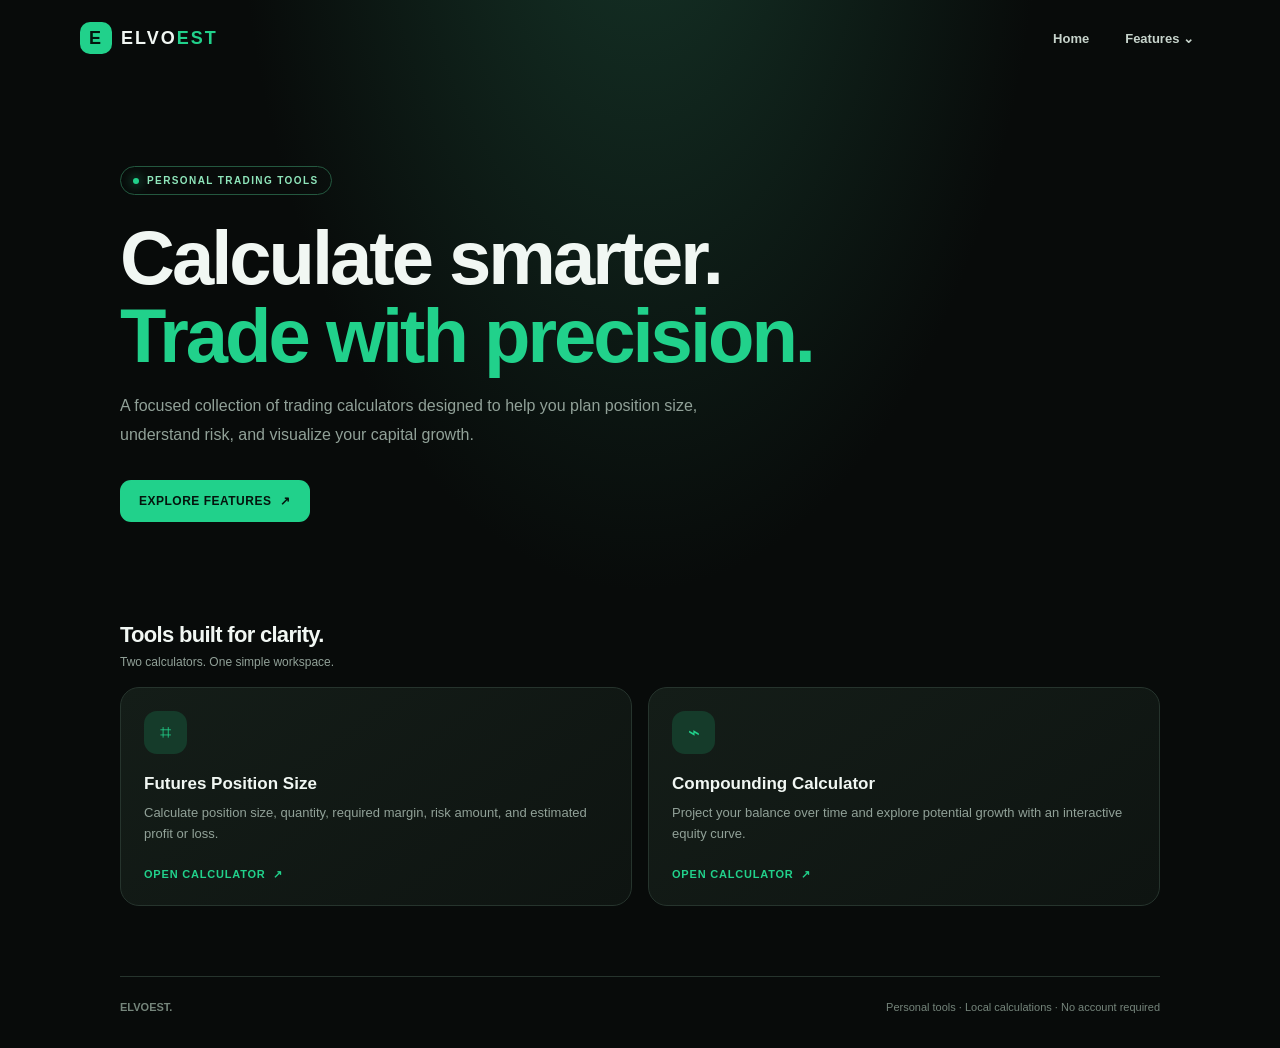
<file: index.html>
<!doctype html>
<html lang="en"><head><meta charset="utf-8"><meta name="viewport" content="width=device-width,initial-scale=1,maximum-scale=1,user-scalable=no,viewport-fit=cover"><meta name="theme-color" content="#080b0a"><meta name="apple-mobile-web-app-capable" content="yes"><meta name="apple-mobile-web-app-title" content="ELVOEST"><meta name="description" content="ELVOEST personal trading calculators."><link rel="manifest" href="./manifest.webmanifest"><link rel="apple-touch-icon" href="./icons/icon-192.png"><link rel="stylesheet" href="./assets/css/main.css"><title>ELVOEST — Personal Trading Tools</title></head>
<body><nav class="site-nav">
  <a class="nav-brand" href="/"><span class="nav-mark">E</span><span class="word">ELVO<span>EST</span></span></a>
  <div class="nav-links">
    <a href="/">Home</a>
    <div class="nav-dropdown"><button type="button" aria-expanded="false">Features&nbsp;⌄</button>
      <div class="dropdown-menu"><a href="/calculators/futures/">Futures Position Size</a><a href="/calculators/compounding/">Compounding Calculator</a></div>
    </div>
  </div>
</nav><main class="container">
<section class="hero"><div class="eyebrow"><span class="dot"></span> PERSONAL TRADING TOOLS</div><h1>Calculate smarter.<br><em>Trade with precision.</em></h1><p class="lead">A focused collection of trading calculators designed to help you plan position size, understand risk, and visualize your capital growth.</p><a class="btn" href="#features">EXPLORE FEATURES <span>↗</span></a></section>
<section id="features"><div class="section-title"><div><h2>Tools built for clarity.</h2><p style="margin-top:7px">Two calculators. One simple workspace.</p></div></div>
<div class="tools">
<a class="tool-card" href="./calculators/futures/"><div class="tool-icon">⌗</div><h3>Futures Position Size</h3><p>Calculate position size, quantity, required margin, risk amount, and estimated profit or loss.</p><span class="open-link">OPEN CALCULATOR&nbsp; ↗</span></a>
<a class="tool-card" href="./calculators/compounding/"><div class="tool-icon">⌁</div><h3>Compounding Calculator</h3><p>Project your balance over time and explore potential growth with an interactive equity curve.</p><span class="open-link">OPEN CALCULATOR&nbsp; ↗</span></a>
</div></section>
<footer class="footer"><strong>ELVOEST.</strong><span>Personal tools · Local calculations · No account required</span></footer>
</main><script src="./assets/js/site.js"></script><script>if("serviceWorker" in navigator)window.addEventListener("load",()=>navigator.serviceWorker.register("./sw.js",{scope:"./"}));</script></body></html>
</file>
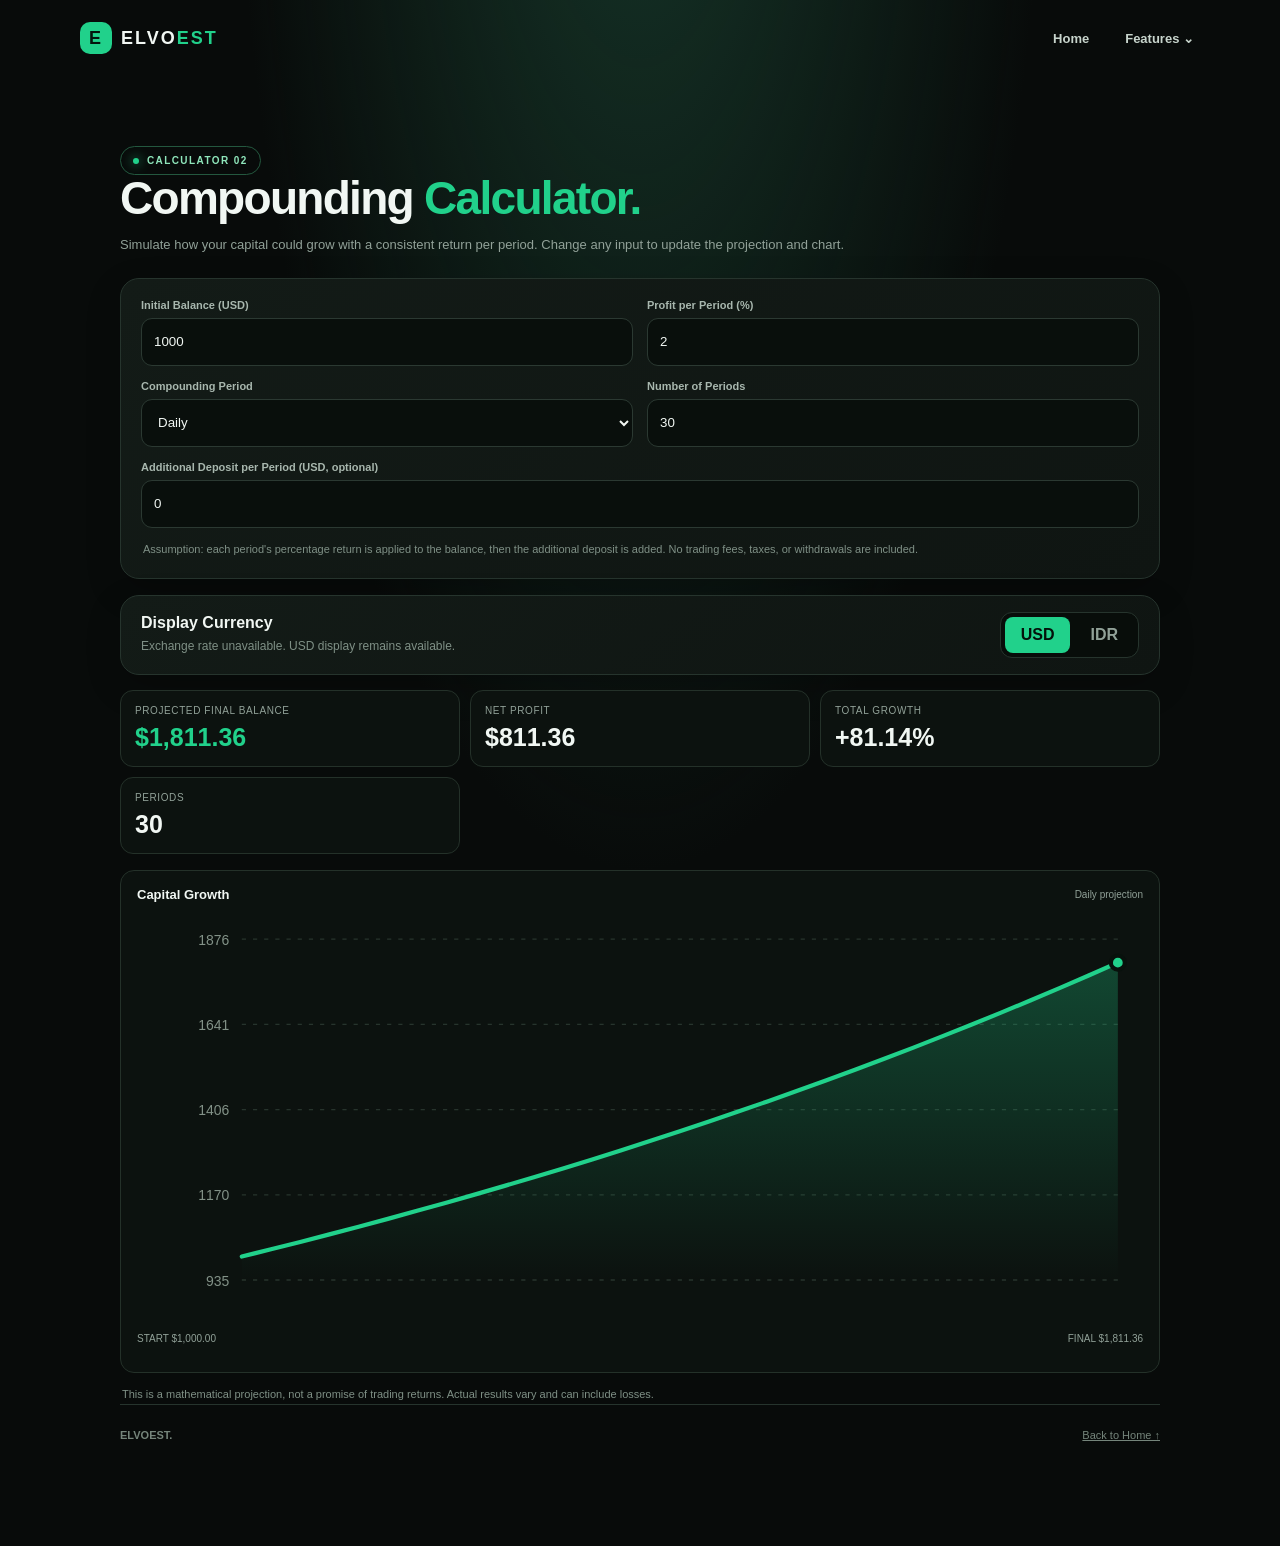
<file: calculators/compounding/index.html>
<!doctype html>
<html lang="en"><head><meta charset="utf-8"><meta name="viewport" content="width=device-width,initial-scale=1,maximum-scale=1,user-scalable=no,viewport-fit=cover"><meta name="theme-color" content="#080b0a"><meta name="apple-mobile-web-app-capable" content="yes"><meta name="apple-mobile-web-app-title" content="ELVOEST"><link rel="manifest" href="../../manifest.webmanifest"><link rel="apple-touch-icon" href="../../icons/icon-192.png"><link rel="stylesheet" href="../../assets/css/main.css"><title>Compounding Calculator — ELVOEST</title></head>
<body><nav class="site-nav">
  <a class="nav-brand" href="../../"><span class="nav-mark">E</span><span class="word">ELVO<span>EST</span></span></a>
  <div class="nav-links">
    <a href="../../">Home</a>
    <div class="nav-dropdown"><button type="button" aria-expanded="false">Features&nbsp;⌄</button>
      <div class="dropdown-menu"><a href="../futures/">Futures Position Size</a><a href="./">Compounding Calculator</a></div>
    </div>
  </div>
</nav><main class="container calculator"><header class="page-heading"><div class="eyebrow"><span class="dot"></span> CALCULATOR 02</div><h1>Compounding <em style="color:var(--green)">Calculator.</em></h1><p>Simulate how your capital could grow with a consistent return per period. Change any input to update the projection and chart.</p></header>
<section class="panel"><div class="fields">
<div class="field"><label for="initial">Initial Balance (USD)</label><input id="initial" type="number" min="0.01" step="any" value="1000"></div>
<div class="field"><label for="rate">Profit per Period (%)</label><input id="rate" type="number" min="-99.99" step="any" value="2"></div>
<div class="field"><label for="period">Compounding Period</label><select id="period"><option value="Daily">Daily</option><option value="Weekly">Weekly</option><option value="Monthly">Monthly</option></select></div>
<div class="field"><label for="count">Number of Periods</label><input id="count" type="number" min="1" max="1000" step="1" value="30"></div>
<div class="field full"><label for="deposit">Additional Deposit per Period (USD, optional)</label><input id="deposit" type="number" min="0" step="any" value="0"></div>
</div><p class="note">Assumption: each period's percentage return is applied to the balance, then the additional deposit is added. No trading fees, taxes, or withdrawals are included.</p></section>
<section class="panel currency-panel"><div class="currency-head"><div><strong>Display Currency</strong><p class="note" id="fx-status">Loading latest USD/IDR rate…</p></div><div class="currency-toggle" role="group" aria-label="Display currency"><button type="button" class="currency-btn active" data-currency="USD" aria-pressed="true">USD</button><button type="button" class="currency-btn" data-currency="IDR" aria-pressed="false">IDR</button></div></div></section>
<div class="stats">
<div class="stat"><small>PROJECTED FINAL BALANCE</small><strong class="green" id="final">—</strong></div>
<div class="stat"><small>NET PROFIT</small><strong id="profit">—</strong></div>
<div class="stat"><small>TOTAL GROWTH</small><strong id="growth">—</strong></div>
<div class="stat"><small>PERIODS</small><strong id="periods">—</strong></div>
</div>
<section class="chart-wrap"><div class="chart-head"><strong>Capital Growth</strong><span id="chart-period">Daily projection</span></div><svg id="chart" viewBox="0 0 720 300" role="img" aria-label="Projected balance growth chart"><text x="360" y="150" text-anchor="middle" class="chart-label">Enter valid values to view chart</text></svg><div class="chart-head"><span id="start-label">START —</span><span id="end-label">FINAL —</span></div></section>
<p class="note">This is a mathematical projection, not a promise of trading returns. Actual results vary and can include losses.</p>
<footer class="footer"><strong>ELVOEST.</strong><a href="../../">Back to Home ↑</a></footer></main><script src="../../assets/js/compounding.js"></script><script src="../../assets/js/site.js"></script><script>if("serviceWorker" in navigator)window.addEventListener("load",()=>navigator.serviceWorker.register("../../sw.js",{scope:"../../"}));</script></body></html>
</file>
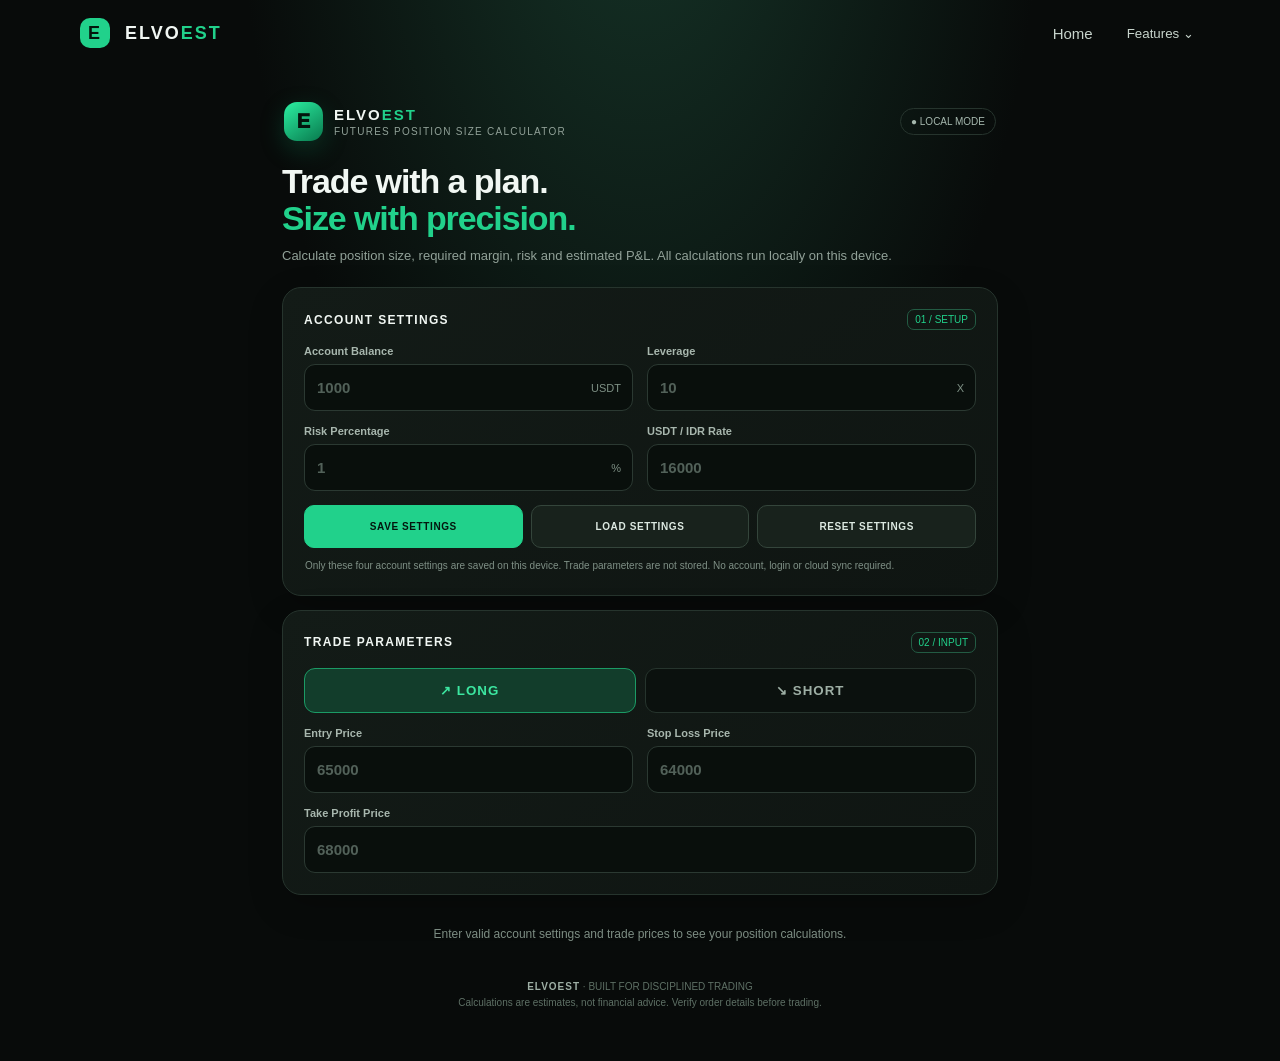
<file: calculators/futures/index.html>
<!doctype html>
<html lang="en">
<head>
  <meta charset="utf-8">
  <meta name="viewport" content="width=device-width, initial-scale=1, maximum-scale=1, user-scalable=no, viewport-fit=cover">
  <meta name="theme-color" content="#090d0c">
  <meta name="apple-mobile-web-app-capable" content="yes">
  <meta name="apple-mobile-web-app-status-bar-style" content="black-translucent">
  <meta name="apple-mobile-web-app-title" content="ELVOEST">
  <meta name="description" content="Local futures position size, margin, risk and P&L calculator.">
  <link rel="manifest" href="../../manifest.webmanifest">
  <link rel="apple-touch-icon" href="../../icons/icon-192.png">
  <link rel="icon" href="../../icons/icon-192.png">
  <title>Futures Position Size — ELVOEST</title>
  <style>
    :root{color-scheme:dark;--bg:#080b0a;--panel:#111715;--panel2:#151d19;--line:#26342d;--muted:#91a198;--text:#f1f7f3;--green:#21d18b;--green2:#123e2d;--red:#ff6573;--amber:#f5c56b;--radius:19px}
    *{box-sizing:border-box}
    html,body{scrollbar-width:none;-ms-overflow-style:none;touch-action:pan-y}
    html::-webkit-scrollbar,body::-webkit-scrollbar{display:none;width:0;height:0}
html{background:var(--bg);scroll-behavior:smooth}body{margin:0;background:radial-gradient(ellipse at 50% -20%,#163629 0,transparent 45%),var(--bg);color:var(--text);font-family:Inter,-apple-system,BlinkMacSystemFont,"Segoe UI",sans-serif;font-size:15px;min-height:100vh;padding:0 0 env(safe-area-inset-bottom)}
    .wrap{width:min(100%,760px);margin:0 auto;padding:22px 16px 42px}.top{display:flex;justify-content:space-between;align-items:center;margin:4px 2px 22px}.brand{display:flex;align-items:center;gap:11px}.logo{width:39px;height:39px;border-radius:13px;background:linear-gradient(145deg,#2cf0a2,#08794d);display:grid;place-items:center;color:#03150d;font-weight:950;font-size:20px;box-shadow:0 8px 24px #0d9d6340}.brandname{font-weight:850;letter-spacing:2px;font-size:15px}.brandname span{color:var(--green)}.subbrand{font-size:10px;color:var(--muted);letter-spacing:1.25px;margin-top:3px}.local{font-size:10px;color:#a5b7ad;border:1px solid var(--line);padding:7px 10px;border-radius:99px;white-space:nowrap}
    h1{font-size:clamp(24px,6vw,34px);line-height:1.1;letter-spacing:-1.1px;margin:0 0 8px;font-weight:850}.intro{color:var(--muted);font-size:13px;line-height:1.5;margin:0 0 22px}.section{background:linear-gradient(145deg,#131b17,#0f1512);border:1px solid var(--line);border-radius:var(--radius);padding:17px;margin:0 0 14px;box-shadow:0 12px 35px #0003}.section-head{display:flex;justify-content:space-between;align-items:center;margin-bottom:15px}.section-title{font-size:12px;font-weight:800;letter-spacing:1.35px;text-transform:uppercase}.step{font-size:10px;color:var(--green);border:1px solid #235b43;padding:4px 7px;border-radius:7px}
    .grid{display:grid;grid-template-columns:repeat(2,minmax(0,1fr));gap:12px}.field{min-width:0}.field.full{grid-column:1/-1}label{display:block;color:#a8b7ae;font-size:11px;font-weight:650;margin:0 0 7px}.input-wrap{position:relative}input{width:100%;height:47px;border-radius:11px;border:1px solid #2b3932;background:#090f0c;color:var(--text);font:600 15px -apple-system,BlinkMacSystemFont,"Segoe UI",sans-serif;padding:0 12px;outline:none;min-width:0}input:focus{border-color:var(--green);box-shadow:0 0 0 3px #21d18b19}input::placeholder{color:#526159}.suffix{position:absolute;right:12px;top:50%;transform:translateY(-50%);color:#7e9085;font-size:11px;pointer-events:none}.has-suffix{padding-right:48px}
    .actions{display:grid;grid-template-columns:1fr 1fr 1fr;gap:8px;margin-top:14px}.btn{min-height:43px;border-radius:10px;border:1px solid #34453b;background:#18221c;color:#dce9e1;font-size:10px;font-weight:850;letter-spacing:.6px;padding:9px 5px;cursor:pointer}.btn.primary{background:var(--green);border-color:var(--green);color:#03170e}.btn:active{transform:scale(.985)}.note{color:#7f9086;font-size:10px;line-height:1.45;margin:11px 1px 0}
    .direction{display:grid;grid-template-columns:1fr 1fr;gap:9px;margin-bottom:14px}.dir{height:45px;border-radius:11px;border:1px solid var(--line);background:#0b110e;color:#9eafa5;font-weight:850;letter-spacing:1px;cursor:pointer}.dir.active.long{background:#123d2b;border-color:#1b9b65;color:#3ce6a0}.dir.active.short{background:#421b22;border-color:#b63e50;color:#ff8994}
    .error,.warning{display:none;border-radius:11px;padding:11px 12px;font-size:12px;line-height:1.45;margin-top:13px}.error{background:#3b171d;border:1px solid #7e2e3b;color:#ff9aa4}.warning{background:#392c16;border:1px solid #735724;color:#ffd78a}
    .results{display:none}.hero-result{background:linear-gradient(130deg,#103b2a,#10251b);border:1px solid #236c4a;border-radius:17px;padding:17px;margin-bottom:12px}.hero-label{color:#9bcbb2;font-size:10px;font-weight:800;letter-spacing:1.2px}.hero-value{font-size:clamp(29px,8vw,39px);font-weight:900;letter-spacing:-1.2px;margin:5px 0 2px;overflow-wrap:anywhere}.hero-sub{font-size:11px;color:#a8c5b4}.result-grid{display:grid;grid-template-columns:repeat(2,minmax(0,1fr));gap:9px}.metric{background:#0c120f;border:1px solid #243129;border-radius:13px;padding:12px;min-width:0}.metric-label{font-size:10px;color:#8fa197;line-height:1.35;min-height:27px}.metric-value{font-size:clamp(16px,4.2vw,21px);font-weight:800;letter-spacing:-.4px;margin-top:5px;overflow-wrap:anywhere}.metric-sub{font-size:10px;color:#7e9085;margin-top:4px}.metric.profit .metric-value{color:var(--green)}.metric.loss .metric-value{color:#ff7884}.metric.wide{grid-column:1/-1}.subhead{font-size:10px;color:#90a398;font-weight:850;letter-spacing:1.25px;margin:17px 0 9px}.warn-text{color:var(--amber)!important}.invalid-hint{color:#7d8d83;font-size:12px;text-align:center;padding:18px 8px}
    .footer{text-align:center;color:#5e7065;font-size:10px;line-height:1.6;margin:20px 8px 0}.footer strong{color:#9eafa5;letter-spacing:1px}.toast{position:fixed;left:50%;bottom:calc(20px + env(safe-area-inset-bottom));transform:translate(-50%,20px);opacity:0;pointer-events:none;background:#e6fff1;color:#062013;padding:11px 16px;border-radius:10px;font-size:12px;font-weight:750;box-shadow:0 10px 30px #0008;transition:.2s;z-index:5;white-space:nowrap}.toast.show{opacity:1;transform:translate(-50%,0)}
    @media(min-width:600px){.wrap{padding:32px 22px 50px}.section{padding:21px}.grid{gap:14px}.result-grid{grid-template-columns:repeat(3,minmax(0,1fr))}.metric.wide{grid-column:auto}}
    @media(max-width:360px){.wrap{padding-left:12px;padding-right:12px}.section{padding:14px}.actions{gap:5px}.btn{font-size:9px}.grid{gap:9px}}
  
    .site-nav{width:min(1120px,100% - 32px);margin:0 auto;padding:18px 0;display:flex;align-items:center;justify-content:space-between;position:relative;z-index:10}
    .nav-brand{font-weight:900;letter-spacing:2px;color:#f1f7f3;text-decoration:none;font-size:18px}.nav-brand span:last-child{color:var(--green)}.nav-mark{display:inline-grid;place-items:center;width:30px;height:30px;border-radius:10px;background:var(--green);color:#04150d;margin-right:8px}
    .nav-links{display:flex;align-items:center;gap:28px}.nav-links a,.nav-dropdown>button{color:#c7d4cc;text-decoration:none;background:none;border:0;font:600 13px inherit;cursor:pointer}
    .nav-dropdown{position:relative}.dropdown-menu{display:none;position:absolute;right:0;top:30px;min-width:220px;padding:8px;background:#121a15;border:1px solid #293a30;border-radius:12px;box-shadow:0 16px 40px #0009}.nav-dropdown:hover .dropdown-menu,.nav-dropdown:focus-within .dropdown-menu{display:grid}.dropdown-menu a{padding:11px;border-radius:8px}.dropdown-menu a:hover{background:#1b2a21}
    .mobile-menu{display:none;background:#111a15;color:#eaf4ed;border:1px solid #293a30;border-radius:10px;padding:9px 12px}
    @media(max-width:600px){.site-nav{padding:14px 0}.nav-links{gap:14px}.nav-links>a{display:none}.nav-dropdown>button{font-size:12px}.mobile-menu{display:none}}
    </style>
</head>
<body>
<nav class="site-nav">
  <a class="nav-brand" href="../../"><span class="nav-mark">E</span> ELVO<span>EST</span></a>
  <div class="nav-links"><a href="../../">Home</a><div class="nav-dropdown"><button type="button" aria-expanded="false">Features <span>⌄</span></button><div class="dropdown-menu"><a href="../futures/">Futures Position Size</a><a href="../compounding/">Compounding Calculator</a></div></div></div>
  <button class="mobile-menu" aria-label="Open navigation" type="button">☰</button>
</nav>
<main class="wrap">
  <header class="top">
    <div class="brand"><div class="logo">E</div><div><div class="brandname">ELVO<span>EST</span></div><div class="subbrand">FUTURES POSITION SIZE CALCULATOR</div></div></div>
    <div class="local">● LOCAL MODE</div>
  </header>
  <h1>Trade with a plan.<br><span style="color:var(--green)">Size with precision.</span></h1>
  <p class="intro">Calculate position size, required margin, risk and estimated P&amp;L. All calculations run locally on this device.</p>

  <section class="section">
    <div class="section-head"><div class="section-title">Account Settings</div><div class="step">01 / SETUP</div></div>
    <div class="grid">
      <div class="field"><label for="balance">Account Balance</label><div class="input-wrap"><input id="balance" type="number" min="0" step="any" inputmode="decimal" placeholder="1000"><span class="suffix">USDT</span></div></div>
      <div class="field"><label for="leverage">Leverage</label><div class="input-wrap"><input id="leverage" class="has-suffix" type="number" min="0" step="any" inputmode="decimal" placeholder="10"><span class="suffix">X</span></div></div>
      <div class="field"><label for="risk">Risk Percentage</label><div class="input-wrap"><input id="risk" class="has-suffix" type="number" min="0" max="100" step="any" inputmode="decimal" placeholder="1"><span class="suffix">%</span></div></div>
      <div class="field"><label for="fx">USDT / IDR Rate</label><div class="input-wrap"><input id="fx" type="number" min="0" step="any" inputmode="decimal" placeholder="16000"></div></div>
    </div>
    <div class="actions"><button class="btn primary" id="save">SAVE SETTINGS</button><button class="btn" id="load">LOAD SETTINGS</button><button class="btn" id="reset">RESET SETTINGS</button></div>
    <p class="note">Only these four account settings are saved on this device. Trade parameters are not stored. No account, login or cloud sync required.</p>
  </section>

  <section class="section">
    <div class="section-head"><div class="section-title">Trade Parameters</div><div class="step">02 / INPUT</div></div>
    <div class="direction"><button class="dir active long" id="long" type="button" aria-pressed="true">↗ LONG</button><button class="dir" id="short" type="button" aria-pressed="false">↘ SHORT</button></div>
    <div class="grid">
      <div class="field"><label for="entry">Entry Price</label><input id="entry" type="number" min="0" step="any" inputmode="decimal" placeholder="65000"></div>
      <div class="field"><label for="sl">Stop Loss Price</label><input id="sl" type="number" min="0" step="any" inputmode="decimal" placeholder="64000"></div>
      <div class="field full"><label for="tp">Take Profit Price</label><input id="tp" type="number" min="0" step="any" inputmode="decimal" placeholder="68000"></div>
    </div>
    <div class="error" id="error" role="alert"></div>
    <div class="warning" id="warning" role="status"></div>
  </section>

  <section class="section results" id="results" aria-live="polite">
    <div class="section-head"><div class="section-title">Position Sizing</div><div class="step">03 / RESULTS</div></div>
    <div class="hero-result"><div class="hero-label">POSITION SIZE · NOTIONAL VALUE</div><div class="hero-value" id="position">—</div><div class="hero-sub" id="quantity">—</div></div>
    <div class="result-grid">
      <div class="metric"><div class="metric-label">Required Margin</div><div class="metric-value" id="margin">—</div><div class="metric-sub" id="marginIdr">—</div></div>
      <div class="metric"><div class="metric-label">Risk Amount</div><div class="metric-value" id="riskAmt">—</div><div class="metric-sub" id="riskIdr">—</div></div>
      <div class="metric"><div class="metric-label">Margin Utilization</div><div class="metric-value" id="util">—</div><div class="metric-sub">of account balance</div></div>
      <div class="metric"><div class="metric-label">Stop Loss Distance</div><div class="metric-value" id="slDist">—</div><div class="metric-sub">from entry price</div></div>
      <div class="metric"><div class="metric-label">Take Profit Distance</div><div class="metric-value" id="tpDist">—</div><div class="metric-sub">from entry price</div></div>
      <div class="metric"><div class="metric-label">Risk / Reward Ratio</div><div class="metric-value" id="rr">—</div><div class="metric-sub">potential reward : risk</div></div>
    </div>
    <div class="subhead">PROFIT &amp; LOSS ESTIMATION</div>
    <div class="result-grid">
      <div class="metric loss"><div class="metric-label">Potential Loss</div><div class="metric-value" id="loss">—</div><div class="metric-sub" id="lossIdr">—</div></div>
      <div class="metric profit"><div class="metric-label">Potential Profit</div><div class="metric-value" id="profit">—</div><div class="metric-sub" id="profitIdr">—</div></div>
      <div class="metric profit"><div class="metric-label">ROI on Required Margin</div><div class="metric-value" id="roi">—</div><div class="metric-sub">potential profit / margin</div></div>
    </div>
    <p class="note">Estimates use the supplied prices and position quantity. Trading fees and funding fees are intentionally excluded. Actual fills, slippage and exchange rules may change realized results.</p>
  </section>
  <div class="invalid-hint" id="hint">Enter valid account settings and trade prices to see your position calculations.</div>
  <footer class="footer"><strong>ELVOEST</strong> · BUILT FOR DISCIPLINED TRADING<br>Calculations are estimates, not financial advice. Verify order details before trading.</footer>
</main>
<div class="toast" id="toast"></div>
<script>
(() => {
  const $ = id => document.getElementById(id);
  const fields = ['balance','leverage','risk','fx','entry','sl','tp'];
  document.querySelector('.nav-dropdown > button')?.addEventListener('click', e => {
    const menu = document.querySelector('.dropdown-menu');
    const open = menu.style.display === 'grid';
    menu.style.display = open ? 'none' : 'grid';
    e.currentTarget.setAttribute('aria-expanded', String(!open));
  });
  let direction = 'LONG';
  const num = id => { const v = $(id).value.trim(); return v === '' ? NaN : Number(v); };
  const fmt = (v, digits=2) => Number(v).toLocaleString('en-US',{minimumFractionDigits:digits,maximumFractionDigits:digits});
  const money = v => `${fmt(v,2)} USDT`;
  const idr = v => `≈ Rp ${fmt(v,0)}`;
  const showToast = msg => { $('toast').textContent=msg; $('toast').classList.add('show'); setTimeout(()=>$('toast').classList.remove('show'),1800); };
  function setDirection(d){
    direction=d;
    $('long').className='dir'+(d==='LONG'?' active long':'');
    $('short').className='dir'+(d==='SHORT'?' active short':'');
    $('long').setAttribute('aria-pressed',String(d==='LONG'));
    $('short').setAttribute('aria-pressed',String(d==='SHORT'));
    calculate();
  }
  $('long').addEventListener('click',()=>setDirection('LONG'));
  $('short').addEventListener('click',()=>setDirection('SHORT'));
  function invalidate(message){
    $('results').style.display='none'; $('hint').style.display='block';
    $('error').textContent=message; $('error').style.display=message?'block':'none';
    $('warning').style.display='none';
  }
  function calculate(){
    const balance=num('balance'), leverage=num('leverage'), riskPct=num('risk'), fx=num('fx');
    const entry=num('entry'), sl=num('sl'), tp=num('tp');
    const missing = [balance,leverage,riskPct,fx,entry,sl,tp].some(v=>!Number.isFinite(v));
    if(missing){invalidate('');return;}
    if(balance<=0) return invalidate('Account Balance harus lebih besar dari 0.');
    if(leverage<=0) return invalidate('Leverage harus lebih besar dari 0.');
    if(riskPct<=0 || riskPct>100) return invalidate('Risk Percentage harus lebih besar dari 0% dan maksimal 100%.');
    if(fx<=0) return invalidate('USDT / IDR Rate harus lebih besar dari 0.');
    if(entry<=0) return invalidate('Entry Price harus lebih besar dari 0.');
    if(sl<=0 || tp<=0) return invalidate('Stop Loss dan Take Profit harus lebih besar dari 0.');
    if(direction==='LONG' && !(sl<entry && tp>entry)) return invalidate('Untuk LONG: Stop Loss harus di bawah Entry dan Take Profit harus di atas Entry.');
    if(direction==='SHORT' && !(sl>entry && tp<entry)) return invalidate('Untuk SHORT: Stop Loss harus di atas Entry dan Take Profit harus di bawah Entry.');

    const riskAmount=balance*riskPct/100;
    const slDistance=Math.abs(entry-sl)/entry;
    const tpDistance=Math.abs(tp-entry)/entry;
    const positionSize=riskAmount/slDistance;
    const quantity=positionSize/entry;
    const margin=positionSize/leverage;
    const marginUtil=margin/balance*100;
    const potentialLoss=quantity*Math.abs(entry-sl);
    const potentialProfit=quantity*Math.abs(tp-entry);
    const rr=tpDistance/slDistance;
    const roi=potentialProfit/margin*100;
    if(![riskAmount,slDistance,tpDistance,positionSize,quantity,margin,marginUtil,potentialLoss,potentialProfit,rr,roi].every(Number.isFinite)){
      return invalidate('Angka terlalu besar atau tidak dapat dihitung. Periksa kembali input.');
    }
    $('error').style.display='none';
    $('results').style.display='block'; $('hint').style.display='none';
    $('position').textContent=money(positionSize);
    $('quantity').textContent=`${fmt(quantity,8)} COIN / ASSET`;
    $('margin').textContent=money(margin); $('marginIdr').textContent=idr(margin*fx);
    $('riskAmt').textContent=money(riskAmount); $('riskIdr').textContent=idr(riskAmount*fx);
    $('util').textContent=`${fmt(marginUtil,2)}%`;
    $('slDist').textContent=`${fmt(slDistance*100,3)}%`;
    $('tpDist').textContent=`${fmt(tpDistance*100,3)}%`;
    $('rr').textContent=`1 : ${fmt(rr,2)}`;
    $('loss').textContent=`−${money(potentialLoss)}`; $('lossIdr').textContent=`−${idr(potentialLoss*fx)}`;
    $('profit').textContent=`+${money(potentialProfit)}`; $('profitIdr').textContent=`+${idr(potentialProfit*fx)}`;
    $('roi').textContent=`${fmt(roi,2)}%`;
    if(margin>balance){
      $('warning').textContent=`Required Margin (${money(margin)}) melebihi Account Balance (${money(balance)}). Posisi ini tidak dapat didukung oleh saldo tersebut pada leverage yang dimasukkan.`;
      $('warning').style.display='block';
    } else $('warning').style.display='none';
  }
  fields.forEach(id=>$(id).addEventListener('input',calculate));
  $('save').addEventListener('click',()=>{
    const data={balance:$('balance').value,leverage:$('leverage').value,risk:$('risk').value,fx:$('fx').value};
    if(!data.balance||!data.leverage||!data.risk||!data.fx||Number(data.balance)<=0||Number(data.leverage)<=0||Number(data.risk)<=0||Number(data.risk)>100||Number(data.fx)<=0){showToast('Isi 4 pengaturan akun dengan nilai valid.');return;}
    try{localStorage.setItem('elvoest.accountSettings.v1',JSON.stringify(data));showToast('Account settings saved on this device.');}catch(e){showToast('Penyimpanan lokal tidak tersedia.');}
  });
  $('load').addEventListener('click',()=>{
    try{const raw=localStorage.getItem('elvoest.accountSettings.v1');if(!raw){showToast('Belum ada settings tersimpan.');return;}
      const data=JSON.parse(raw);['balance','leverage','risk','fx'].forEach(k=>$(k).value=data[k]??'');calculate();showToast('Account settings loaded.');
    }catch(e){showToast('Settings tidak dapat dibaca.');}
  });
  $('reset').addEventListener('click',()=>{
    ['balance','leverage','risk','fx'].forEach(k=>$(k).value='');
    try{localStorage.removeItem('elvoest.accountSettings.v1');}catch(e){}
    calculate();showToast('Account settings reset.');
  });
  if('serviceWorker' in navigator && location.protocol!=='file:'){
    window.addEventListener('load',()=>navigator.serviceWorker.register('./sw.js').catch(()=>{}));
  }
  calculate();
})();
</script>
<script>if("serviceWorker" in navigator)window.addEventListener("load",()=>navigator.serviceWorker.register("../../sw.js",{scope:"../../"}));</script></body>
</html>
</file>
<file: assets/css/main.css>
:root{color-scheme:dark;--bg:#080b0a;--panel:#111715;--panel2:#151d19;--line:#26342d;--muted:#91a198;--text:#f1f7f3;--green:#21d18b;--red:#ff6573}
*{box-sizing:border-box}html{background:var(--bg);scroll-behavior:smooth;scrollbar-width:none}html::-webkit-scrollbar,body::-webkit-scrollbar{display:none;width:0;height:0}
body{margin:0;background:radial-gradient(ellipse at 50% -20%,#163629 0,transparent 45%),var(--bg);color:var(--text);font-family:Inter,-apple-system,BlinkMacSystemFont,"Segoe UI",sans-serif;min-height:100vh;touch-action:pan-y}
a{color:inherit}.site-nav{width:min(1120px,calc(100% - 36px));margin:auto;padding:22px 0;display:flex;align-items:center;justify-content:space-between;position:relative;z-index:5}
.nav-brand{display:flex;align-items:center;gap:9px;text-decoration:none;font-weight:900;letter-spacing:2px;font-size:18px}.nav-mark{width:32px;height:32px;display:grid;place-items:center;border-radius:10px;background:var(--green);color:#04150d}.nav-brand .word span{color:var(--green)}
.nav-links{display:flex;align-items:center;gap:30px}.nav-links>a,.nav-dropdown>button{color:#c7d4cc;text-decoration:none;font-size:13px;font-weight:650;background:none;border:0;cursor:pointer}.nav-links a:hover,.nav-dropdown>button:hover{color:var(--green)}
.nav-dropdown{position:relative}.dropdown-menu{display:none;position:absolute;right:0;top:32px;min-width:230px;padding:8px;background:#121a15;border:1px solid var(--line);border-radius:13px;box-shadow:0 18px 45px #0009}.nav-dropdown:hover .dropdown-menu,.nav-dropdown:focus-within .dropdown-menu{display:grid}.dropdown-menu a{padding:12px;text-decoration:none;border-radius:8px;font-size:13px;color:#dce8e0}.dropdown-menu a:hover{background:#1b2a21;color:var(--green)}
.container{width:min(1040px,calc(100% - 36px));margin:auto}.hero{padding:90px 0 75px;max-width:760px}.eyebrow{display:inline-flex;align-items:center;gap:8px;border:1px solid #24583f;color:#8fe6bb;border-radius:99px;padding:8px 12px;font-size:10px;font-weight:800;letter-spacing:1.4px}.dot{width:6px;height:6px;border-radius:50%;background:var(--green);box-shadow:0 0 12px var(--green)}
h1{font-size:clamp(42px,8vw,76px);line-height:1.02;letter-spacing:-3px;margin:24px 0 18px;font-weight:850}h1 em{font-style:normal;color:var(--green)}.lead{max-width:590px;color:var(--muted);font-size:16px;line-height:1.8;margin:0 0 30px}
.btn{display:inline-flex;align-items:center;justify-content:center;gap:9px;background:var(--green);color:#04150d;text-decoration:none;border:0;border-radius:11px;padding:14px 19px;font-size:12px;font-weight:850;letter-spacing:.5px}.btn.secondary{background:#121a15;color:#e2eee6;border:1px solid var(--line)}
.section-title{display:flex;align-items:end;justify-content:space-between;margin:25px 0 18px}.section-title h2{font-size:22px;letter-spacing:-.7px;margin:0}.section-title p{font-size:12px;color:var(--muted);margin:0}
.tools{display:grid;grid-template-columns:repeat(2,minmax(0,1fr));gap:16px;padding-bottom:70px}.tool-card{display:block;background:linear-gradient(145deg,#141d18,#0e1411);border:1px solid var(--line);border-radius:19px;padding:23px;text-decoration:none;transition:transform .2s,border-color .2s}.tool-card:hover{transform:translateY(-3px);border-color:#26734e}.tool-icon{width:43px;height:43px;display:grid;place-items:center;background:#153b2a;color:var(--green);border-radius:13px;font-size:20px}.tool-card h3{font-size:17px;margin:20px 0 8px}.tool-card p{font-size:13px;line-height:1.65;color:var(--muted);min-height:42px;margin:0 0 19px}.open-link{font-size:11px;font-weight:850;letter-spacing:.8px;color:var(--green)}
.footer{border-top:1px solid var(--line);padding:24px 0 35px;color:#75857b;font-size:11px;display:flex;justify-content:space-between;gap:12px}
.panel{background:linear-gradient(145deg,#131b17,#0f1512);border:1px solid var(--line);border-radius:19px;padding:20px;box-shadow:0 12px 35px #0003}.calculator{padding:35px 0 70px}.page-heading{margin:35px 0 22px}.page-heading h1{font-size:clamp(30px,6vw,46px);letter-spacing:-1.7px;margin:0 0 9px}.page-heading p{color:var(--muted);font-size:13px;line-height:1.6}
.fields{display:grid;grid-template-columns:repeat(2,minmax(0,1fr));gap:14px}.field label{display:block;color:#a8b7ae;font-size:11px;font-weight:650;margin:0 0 7px}.field input,.field select{width:100%;height:48px;border-radius:11px;border:1px solid #2b3932;background:#090f0c;color:var(--text);font:600 15px inherit;padding:0 12px;outline:none}.field input:focus,.field select:focus{border-color:var(--green);box-shadow:0 0 0 3px #21d18b19}.field.full{grid-column:1/-1}
.stats{display:grid;grid-template-columns:repeat(3,minmax(0,1fr));gap:10px;margin-top:15px}.stat{background:#0c120f;border:1px solid #243129;border-radius:13px;padding:14px;min-width:0}.stat small{display:block;color:var(--muted);font-size:10px;letter-spacing:.6px}.stat strong{display:block;font-size:clamp(18px,4vw,25px);margin-top:7px;overflow-wrap:anywhere}.green{color:var(--green)}
.chart-wrap{margin-top:16px;background:#0c120f;border:1px solid #243129;border-radius:14px;padding:16px}.chart-head{display:flex;justify-content:space-between;gap:10px;align-items:center;margin-bottom:12px}.chart-head strong{font-size:13px}.chart-head span{font-size:10px;color:var(--muted)}svg{display:block;width:100%;height:auto;overflow:visible}.chart-grid{stroke:#27342d;stroke-width:1;stroke-dasharray:3 5}.chart-line{fill:none;stroke:var(--green);stroke-width:3;stroke-linecap:round;stroke-linejoin:round}.chart-area{fill:url(#area)}.chart-label{fill:#829187;font-size:10px}
.note{font-size:11px;color:#7f9086;line-height:1.6;margin:13px 2px 0}.hidden{display:none!important}
@media(max-width:640px){.site-nav{padding:16px 0}.nav-links{gap:17px}.nav-links>a{display:none}.hero{padding:65px 0 55px}h1{letter-spacing:-2px}.tools{grid-template-columns:1fr}.tool-card p{min-height:0}.fields{grid-template-columns:1fr}.stats{grid-template-columns:repeat(2,minmax(0,1fr))}.footer{flex-direction:column}.section-title p{display:none}}

/* Currency display toggle */
.currency-panel{margin-top:16px;padding:16px 20px}
.currency-head{display:flex;align-items:center;justify-content:space-between;gap:16px}
.currency-head strong{display:block;color:var(--text)}
.currency-head .note{margin:5px 0 0;font-size:12px}
.currency-toggle{display:inline-flex;gap:4px;padding:4px;border:1px solid var(--line);border-radius:12px;background:#080d0a}
.currency-btn{border:0;border-radius:8px;padding:9px 16px;background:transparent;color:var(--muted);font:inherit;font-weight:800;cursor:pointer}
.currency-btn.active{background:var(--green);color:#04120b}
@media(max-width:600px){.currency-head{align-items:flex-start;flex-direction:column}.currency-toggle{width:100%}.currency-btn{flex:1}}
</file>
